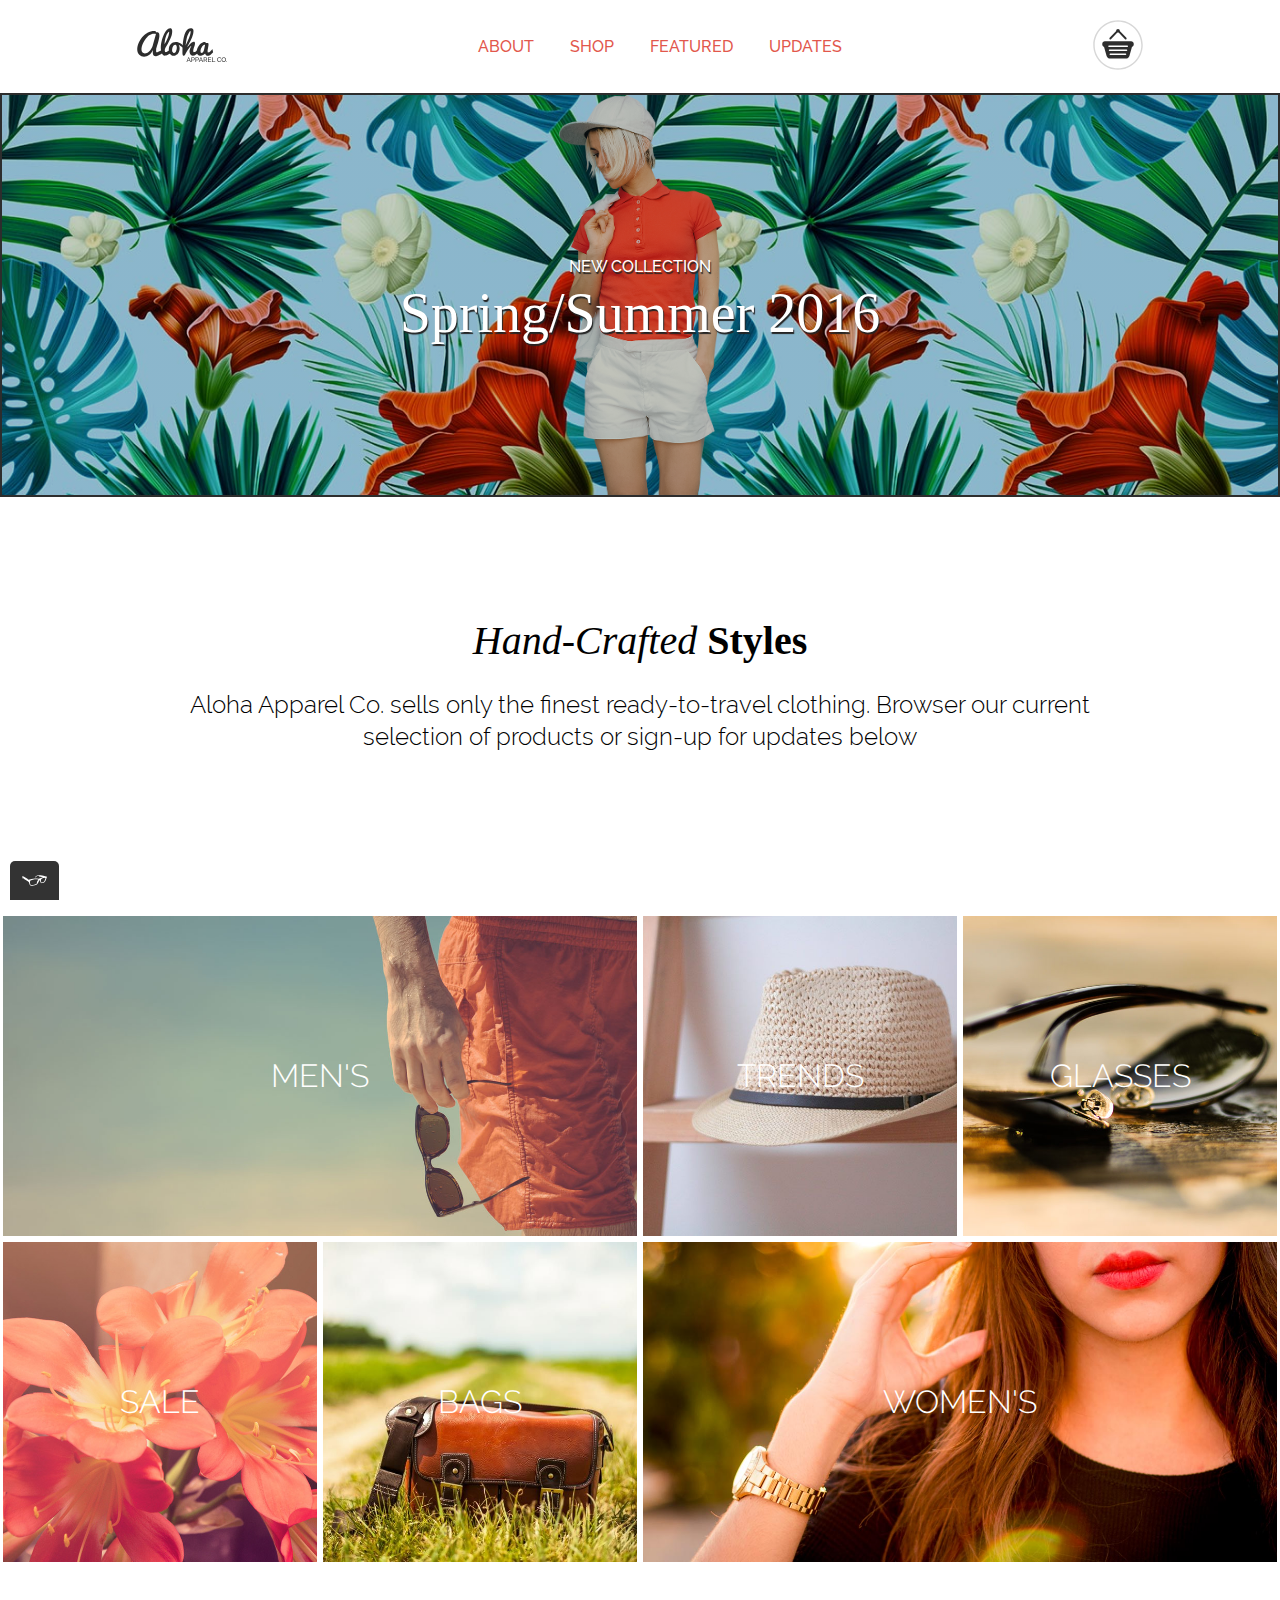
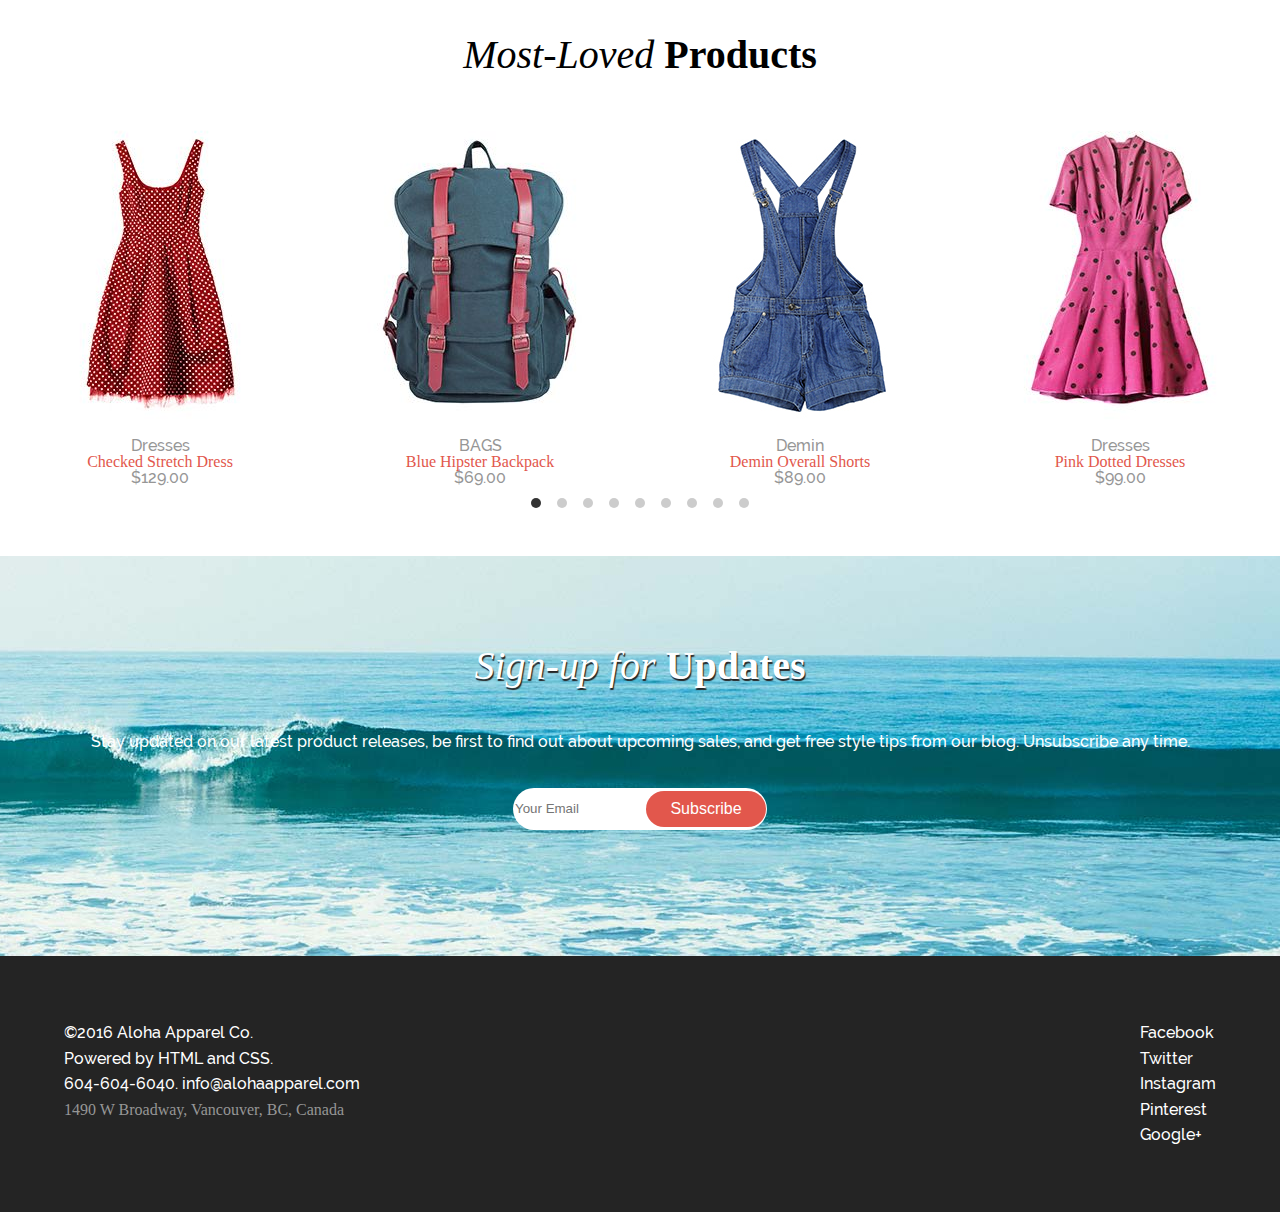
<file: index.html>
<!DOCTYPE html>
<html lang="en">
<head>
    <meta charset="utf-8">
    <meta name="viewport" content="width=device-width, intial-scale=1">
    <!-- <link href="https://fonts.googleapis.com/css?family=Coiny" rel="stylesheet"> -->
    <link rel="stylesheet" href="https://use.fontawesome.com/releases/v5.6.3/css/all.css" integrity="sha384-UHRtZLI+pbxtHCWp1t77Bi1L4ZtiqrqD80Kn4Z8NTSRyMA2Fd33n5dQ8lWUE00s/"
        crossorigin="anonymous">
    <link href="style.css" type="text/css" rel="stylesheet">
    <link rel="stylesheet" href="flickity.css" media="screen">

    <title>Aloha &nbsp; Apparel Co.</title>
</head>

<body class="site-container">
        <a class="screen-reader-text" href="#main">Skip to content</a>
        
    <header class="site-header">
        <div class="logo">
            <img src="images/aloha-logo.svg" alt="aloha-logo">
        </div>
        <nav class="main-navigation">
            <ul>
                <li><a href="#about">ABOUT</a></li>
                <li><a href="#shop">SHOP</a></li>
                <li><a href="#featured">FEATURED</a></li>
                <li><a href="#updates">UPDATES</a></li>
            </ul>
        </nav>
        <div class="cart">
            <img src="images/cart-icon.svg" alt="shopping cart">
        </div>
    </header>

    <section class="banner">
        <h1><span class="banner-collection">NEW COLLECTION</span></h1>
        <h2><span class="seasonal-collection">Spring/Summer 2016</span></h2>
    </section>

    <main id="main" class="site-main" tabindex="-1">
    <section class="about" id="about">
        <h2><span class="italics">Hand-Crafted </span><span class="strong">Styles</span></h2>
        <p>Aloha Apparel Co. sells only the finest ready-to-travel clothing.
            Browser our current selection of products or sign-up for updates below</p>
    </section>
</main>
    <section class="categories" id="shop">
       <div class="mens cat-title">
            <p>Men's</p>
        </div>
        <div class="trends cat-title">
            <p>Trends</p>
        </div>
        <div class= "glasses cat-title">
            <p>Glasses</p>
        </div>
        <div class="sale cat-title">
            <p>Sale</p>
        </div>
        <div class="bags cat-title">
            <p>Bags</p>
        </div>
        <div class="womens cat-title">
            <p>Women's</p>
        </div>

    </section>

    <section class="most-loved-products" id="featured">
        <h2><span class="italics">Most-Loved </span><span class="strong">Products</span></h2>
      <div class="main-carousel">
        <div class="checked-stretch-dress">
            <img src="images/checked-stretch-dress.jpg" alt="checked stretch dress">
            <p>Dresses</span>
            <h3>Checked Stretch Dress</h3>
            <p>$129.00</p>
        </div>
        <div class="blue-hipster-backpack">
            <img src="images/blue-hipster-backpack.jpg" alt="blue backpack">
            <p>BAGS</p>
            <h3>Blue Hipster Backpack</h3>
            <p>$69.00</p>
        </div>
        <div class="demin overall shorts">
            <img src="images/demin-overall-shorts.jpg" alt="denim overall shorts">
            <p>Demin</p>
            <h3>Demin Overall Shorts</h3>
            <p>$89.00</p>
        </div>
        <div class="pink-dotted-dress">
            <img src="images/pink-dotted-dress.jpg" alt="Pink dotted Dress">
            <p>Dresses</p>
            <h3>Pink Dotted Dresses</h3>
            <p>$99.00</p>
        </div>
        <div>
                <img src="images\stretch-knit-dress.jpg" alt="stretch knit dress">
                <p>Dresses</p>
                <h3>Stretch Knit Dress</h3>
                <p>$169.00</p>
        </div>
            
        <div>
                <img src="images\cotton-blue-shirt.jpg" alt="Cotton Blue Shirt">
                <p>Shirts</p>
                <h3>Cotoon Blue Shirt</h3>
                <p>$89.00</p>
        </div>
        <div>
                <img src="images\checked-stretch-dress.jpg" alt="Checked Stretch Dress">
                <p>Dresses</p>
                <h3>Checked Stretch Dress</h3>
                <p>$129.00</p>
        </div>
        <div>
                <img src="images\blue-silk-dress.jpg" alt="Blue Silk Dress">
                <p>Dresses</p>
                <h3>Blue Silk Dress</h3>
                <p>$119.00</p>
        </div>
        <div>
                <img src="images\cotton-yellow-tshirt.jpg" alt="Cotton yellow T-Shirt">
                <p>Shirts</p>
                <h3>Cotton Yellow Y-Shirt</h3>
                <p>$39.00</p>
        </div>
            
        </div>   



    </section>


    <section class="newsletter" id="updates">
        <h2><span class="italics">Sign-up for </span><span class="strong">Updates</span></h2>
        <p>Stay updated on our latest product releases, be first to find out about
            upcoming sales, and get free style tips from our blog. Unsubscribe any time.</p>
        <div class="email-form">
            <form action="" method="get">
                <input text="email_address" name="Email" placeholder="Your Email">
                <button class="submit" type="submit">Subscribe</button>
            </form>
        </div>
    </section>




    <Footer class="site-footer">
        <div class="company-info">
            <p>&copy;2016 Aloha Apparel Co.<br>Powered by HTML and CSS.<br>604-604-6040.
                <a href="mailto:info@alohaapparel.com"></a>info&#64;alohaapparel.com</p>
            <p>1490 W Broadway, Vancouver, BC, Canada</p>
        </div>
        <div class="social-links">
            <ul>
                <li><a href="#facebook"><i class="fab fa-facebook"></i>&nbsp;<span class="social-text">Facebook</span></a></li>
                <li><a href="#twitter"><i class="fab fa-twitter"></i>&nbsp;<span class="social-text">Twitter</span></a></li>
                <li><a href="#instagram"><i class="fab fa-instagram"></i>&nbsp;<span class="social-text">Instagram</span></a></li>
                <li><a href="#pinterest"><i class="fab fa-pinterest"></i>&nbsp;<span class="social-text">Pinterest</span></a></li>
                <li><a href="#google+"><i class="fab fa-google-plus-g"></i>&nbsp;<span class="social-text">Google+</span></a></li>
            </ul>
        </div>
    </Footer>
    <script defer src="jquery-3.3.1.min.js"></script>
    <script defer src="flickity.pkgd.min.js"></script>
    <script async src="tota11y.min.js"></script>
    <script defer src="JavaScript/index.js"></script>
</body>

</html>
</file>
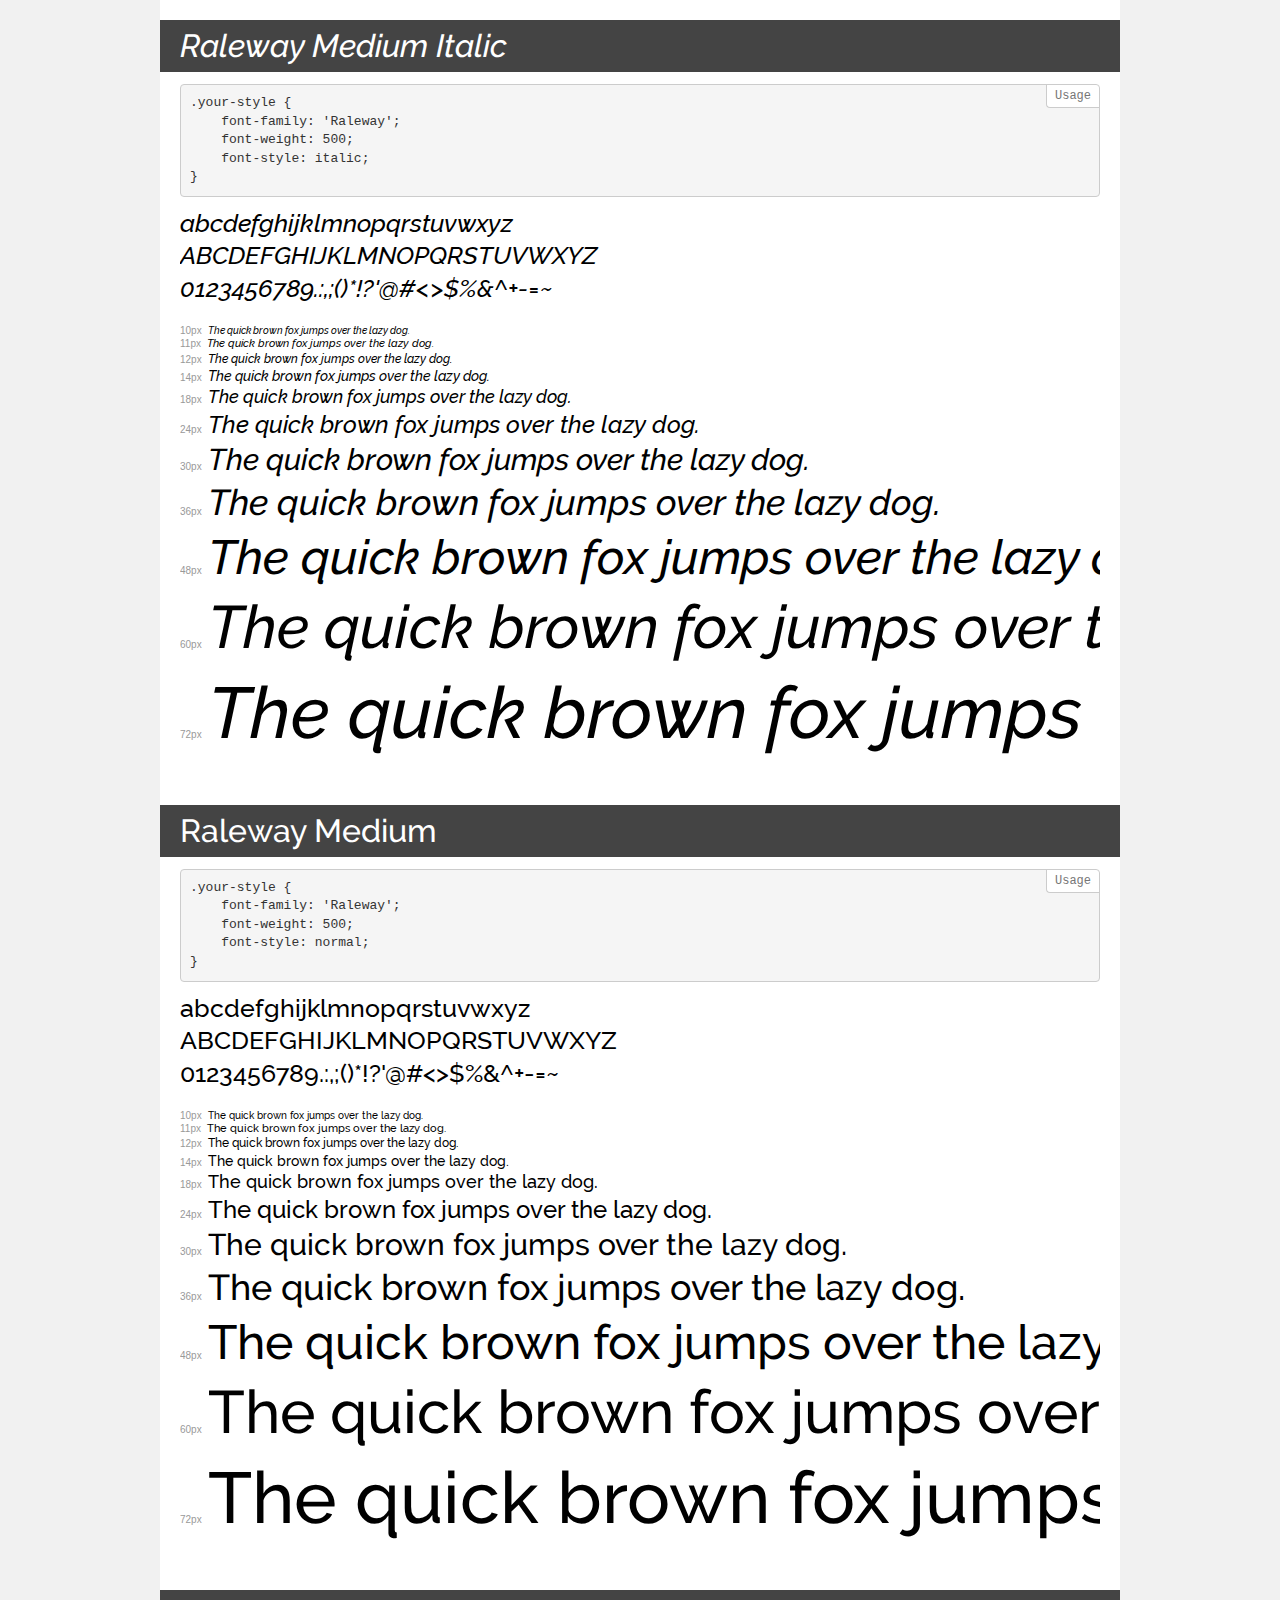
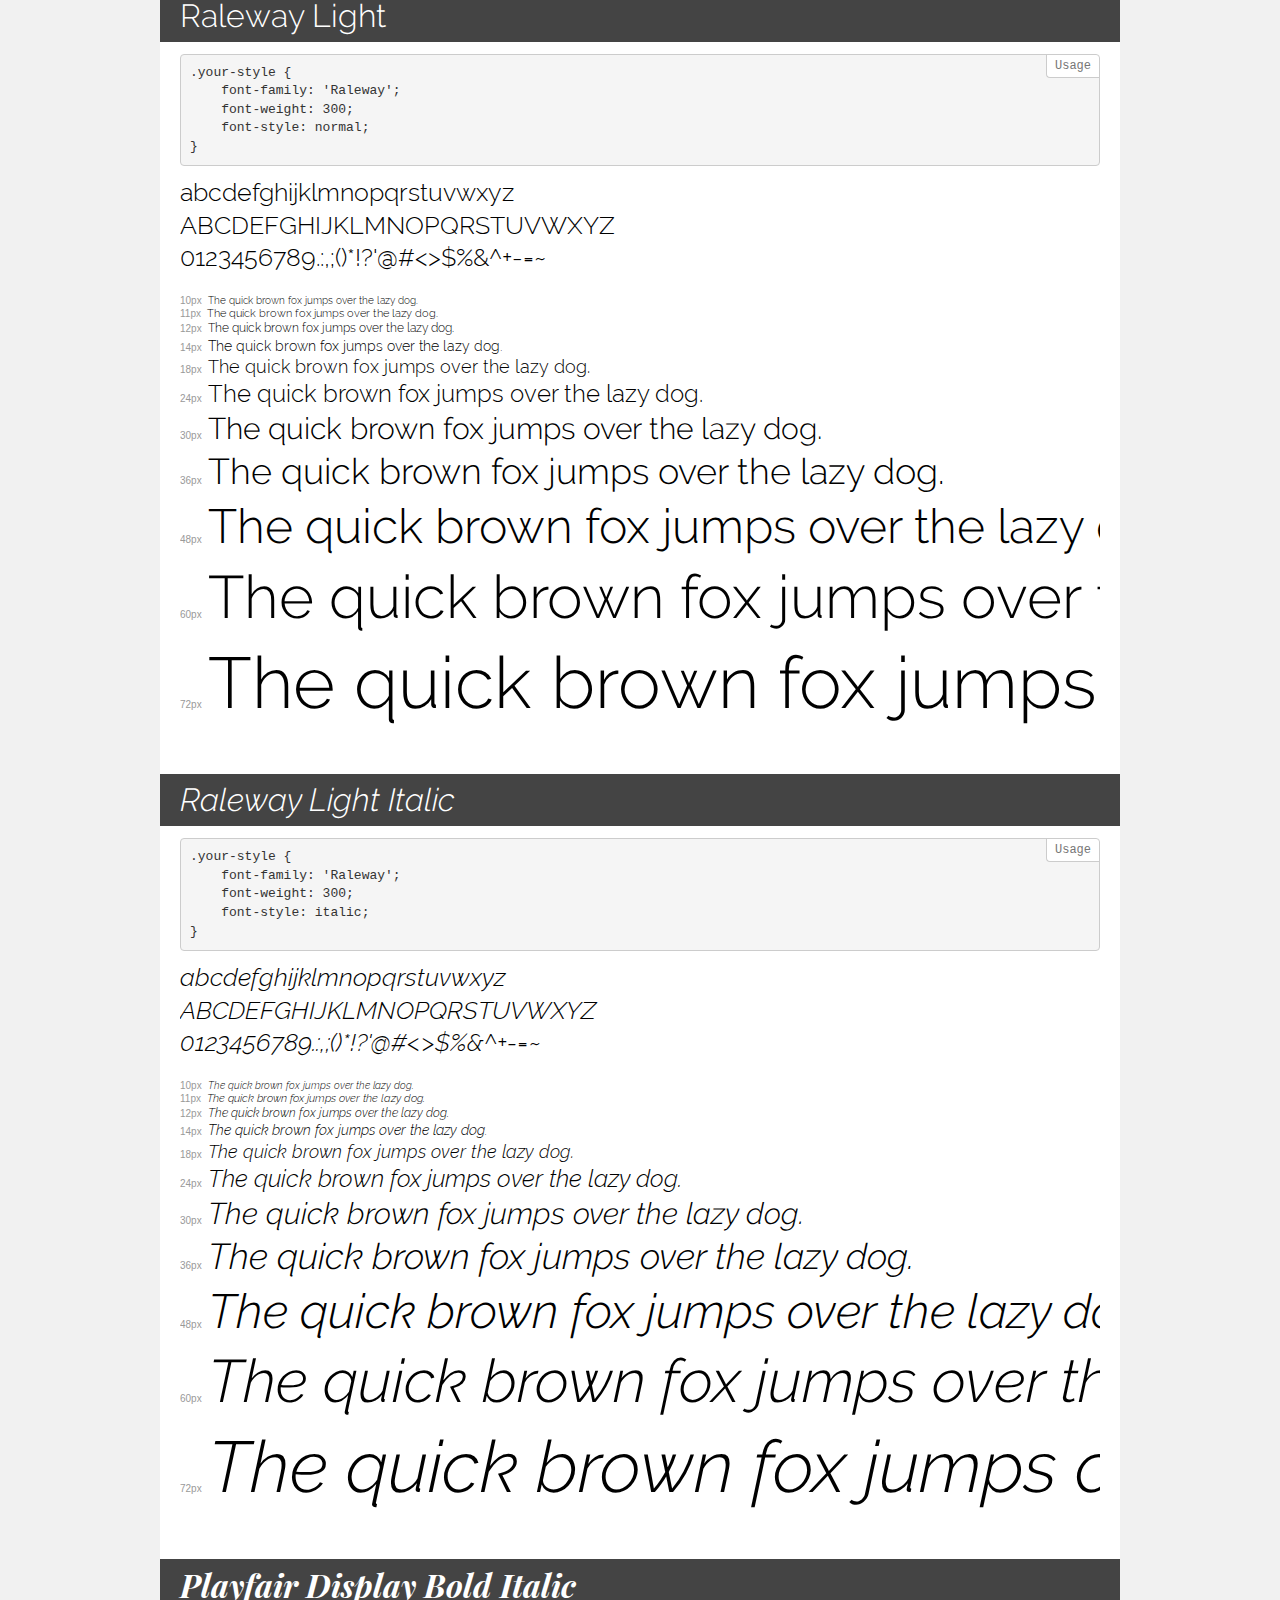
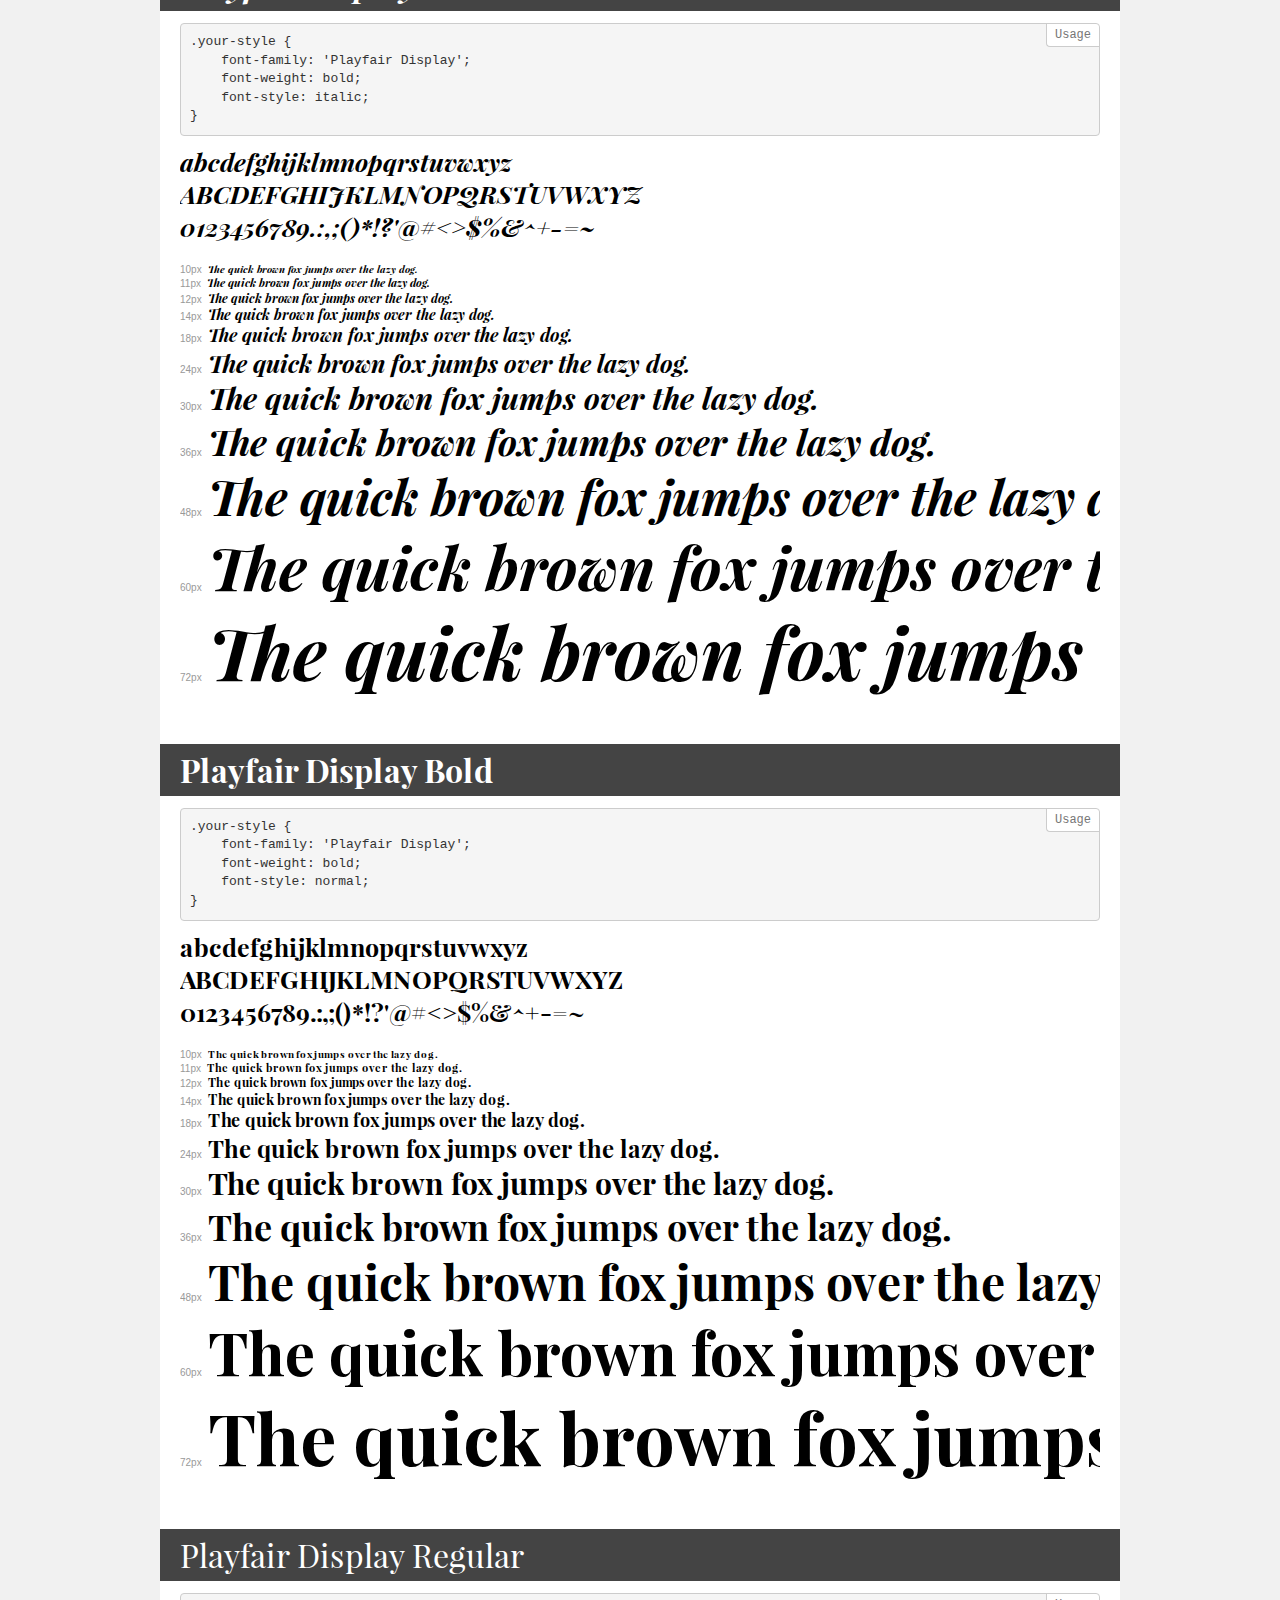
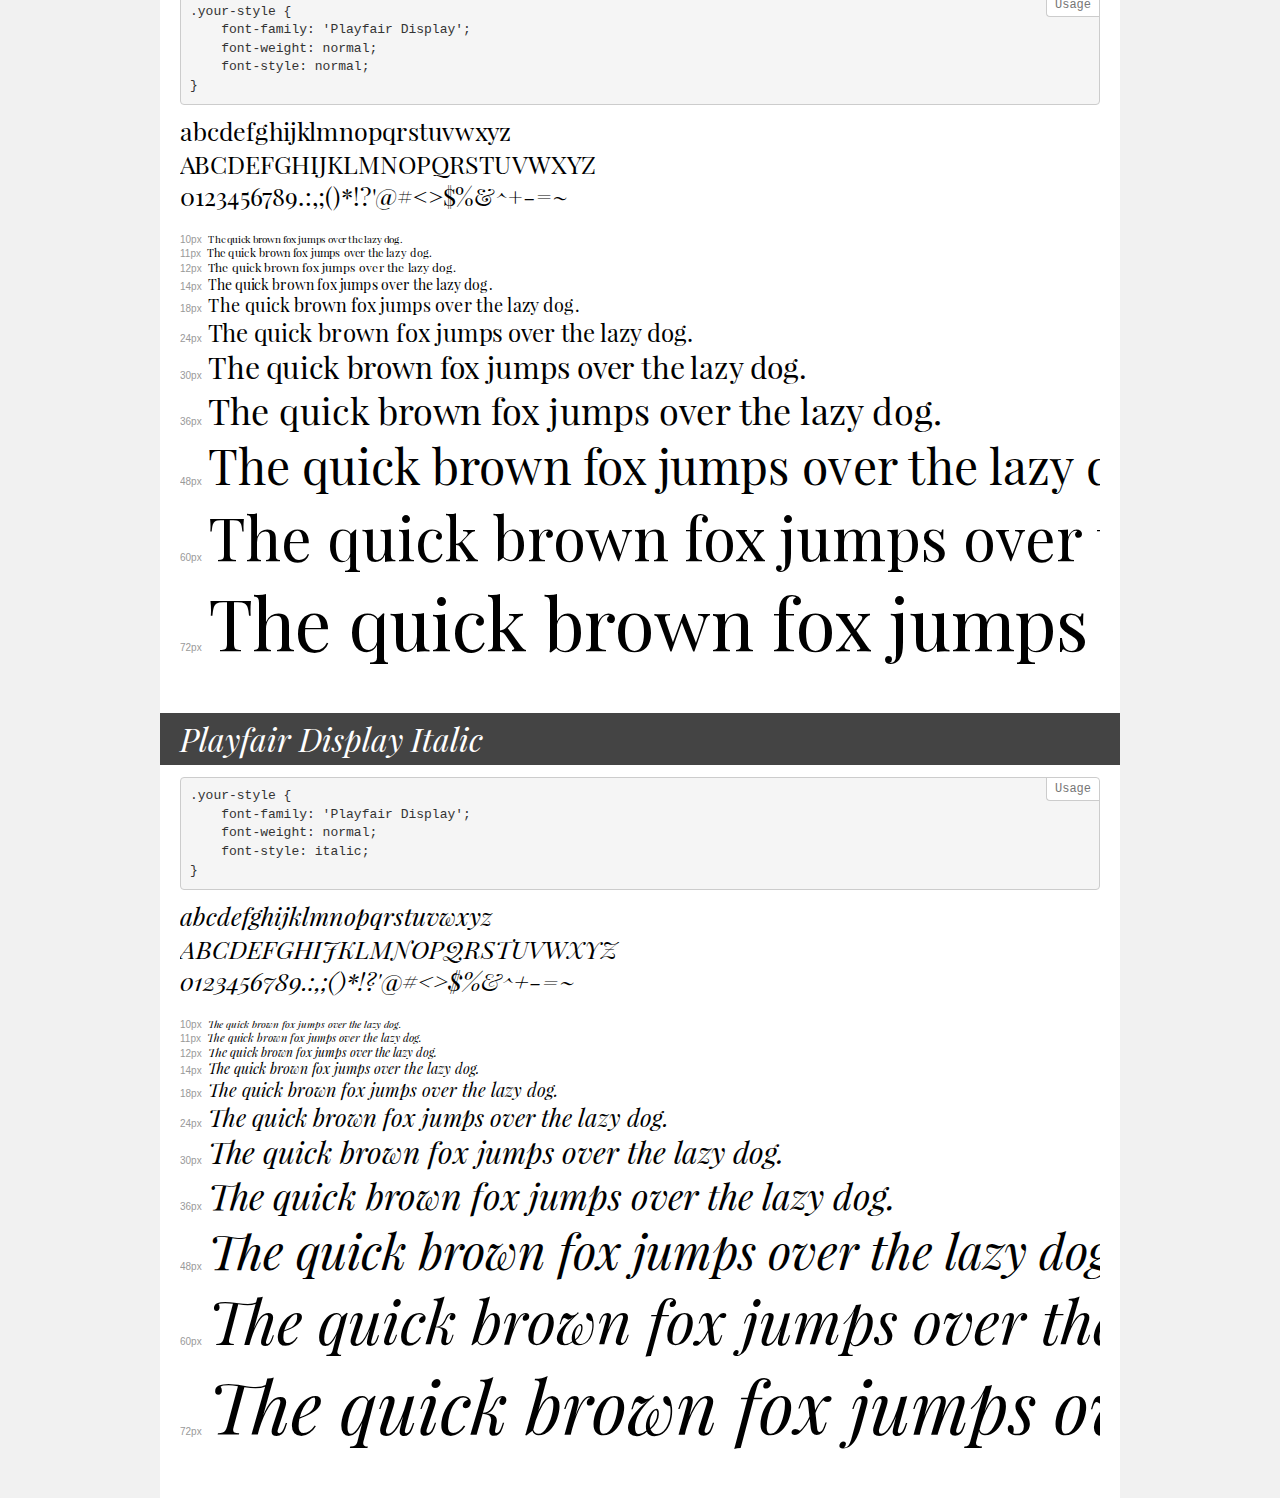
<file: fonts/demo.html>
<!DOCTYPE html>
<html>
<head>
    <meta charset="utf-8">
    <meta http-equiv="X-UA-Compatible" content="IE=edge">
    <meta name="viewport" content="width=device-width, initial-scale=1">
    <meta name="robots" content="noindex, noarchive">
    <meta name="format-detection" content="telephone=no">
    <title>Transfonter demo</title>
    <link href="stylesheet.css" rel="stylesheet">
    <style>
        /*
        http://meyerweb.com/eric/tools/css/reset/
        v2.0 | 20110126
        License: none (public domain)
        */
        html, body, div, span, applet, object, iframe,
        h1, h2, h3, h4, h5, h6, p, blockquote, pre,
        a, abbr, acronym, address, big, cite, code,
        del, dfn, em, img, ins, kbd, q, s, samp,
        small, strike, strong, sub, sup, tt, var,
        b, u, i, center,
        dl, dt, dd, ol, ul, li,
        fieldset, form, label, legend,
        table, caption, tbody, tfoot, thead, tr, th, td,
        article, aside, canvas, details, embed,
        figure, figcaption, footer, header, hgroup,
        menu, nav, output, ruby, section, summary,
        time, mark, audio, video {
            margin: 0;
            padding: 0;
            border: 0;
            font-size: 100%;
            font: inherit;
            vertical-align: baseline;
        }
        /* HTML5 display-role reset for older browsers */
        article, aside, details, figcaption, figure,
        footer, header, hgroup, menu, nav, section {
            display: block;
        }
        body {
            line-height: 1;
        }
        ol, ul {
            list-style: none;
        }
        blockquote, q {
            quotes: none;
        }
        blockquote:before, blockquote:after,
        q:before, q:after {
            content: '';
            content: none;
        }
        table {
            border-collapse: collapse;
            border-spacing: 0;
        }
        /* common styles */
        body {
            background: #f1f1f1;
            color: #000;
        }
        .page {
            background: #fff;
            width: 920px;
            margin: 0 auto;
            padding: 20px 20px 0 20px;
            overflow: hidden;
        }
        .font-container {
            overflow-x: auto;
            overflow-y: hidden;
            margin-bottom: 40px;
            line-height: 1.3;
            white-space: nowrap;
            padding-bottom: 5px;
        }
        h1 {
            position: relative;
            background: #444;
            font-size: 32px;
            color: #fff;
            padding: 10px 20px;
            margin: 0 -20px 12px -20px;
        }
        .letters {
            font-size: 25px;
            margin-bottom: 20px;
        }
        .s10:before {
            content: '10px';
        }
        .s11:before {
            content: '11px';
        }
        .s12:before {
            content: '12px';
        }
        .s14:before {
            content: '14px';
        }
        .s18:before {
            content: '18px';
        }
        .s24:before {
            content: '24px';
        }
        .s30:before {
            content: '30px';
        }
        .s36:before {
            content: '36px';
        }
        .s48:before {
            content: '48px';
        }
        .s60:before {
            content: '60px';
        }
        .s72:before {
            content: '72px';
        }
        .s10:before, .s11:before, .s12:before, .s14:before,
        .s18:before, .s24:before, .s30:before, .s36:before,
        .s48:before, .s60:before, .s72:before {
            font-family: Arial, sans-serif;
            font-size: 10px;
            font-weight: normal;
            font-style: normal;
            color: #999;
            padding-right: 6px;
        }
        pre {
            display: block;
            position: relative;
            padding: 9px;
            margin: 0 0 10px;
            font-family: Monaco, Menlo, Consolas, "Courier New", monospace !important;
            font-size: 13px;
            line-height: 1.428571429;
            color: #333;
            font-weight: normal !important;
            font-style: normal !important;
            background-color: #f5f5f5;
            border: 1px solid #ccc;
            overflow-x: auto;
            border-radius: 4px;
        }
        pre:after {
            display: block;
            position: absolute;
            right: 0;
            top: 0;
            content: 'Usage';
            line-height: 1;
            padding: 5px 8px;
            font-size: 12px;
            color: #767676;
            background-color: #fff;
            border: 1px solid #ccc;
            border-right: none;
            border-top: none;
            border-radius: 0 4px 0 4px;
            z-index: 10;
        }
        /* responsive */
        @media (max-width: 959px) {
            .page {
                width: auto;
                margin: 0;
            }
        }
    </style>
</head>
<body>
<div class="page">
    <div class="demo" style="font-family: 'Raleway'; font-weight: 500; font-style: italic;">
        <h1>Raleway Medium Italic</h1>
        <pre>.your-style {
    font-family: 'Raleway';
    font-weight: 500;
    font-style: italic;
}</pre>
        <div class="font-container">
            <p class="letters">
                abcdefghijklmnopqrstuvwxyz<br>
ABCDEFGHIJKLMNOPQRSTUVWXYZ<br>
                0123456789.:,;()*!?'@#<>$%&^+-=~
            </p>
            <p class="s10" style="font-size: 10px;">The quick brown fox jumps over the lazy dog.</p>
            <p class="s11" style="font-size: 11px;">The quick brown fox jumps over the lazy dog.</p>
            <p class="s12" style="font-size: 12px;">The quick brown fox jumps over the lazy dog.</p>
            <p class="s14" style="font-size: 14px;">The quick brown fox jumps over the lazy dog.</p>
            <p class="s18" style="font-size: 18px;">The quick brown fox jumps over the lazy dog.</p>
            <p class="s24" style="font-size: 24px;">The quick brown fox jumps over the lazy dog.</p>
            <p class="s30" style="font-size: 30px;">The quick brown fox jumps over the lazy dog.</p>
            <p class="s36" style="font-size: 36px;">The quick brown fox jumps over the lazy dog.</p>
            <p class="s48" style="font-size: 48px;">The quick brown fox jumps over the lazy dog.</p>
            <p class="s60" style="font-size: 60px;">The quick brown fox jumps over the lazy dog.</p>
            <p class="s72" style="font-size: 72px;">The quick brown fox jumps over the lazy dog.</p>
        </div>
    </div>
    <div class="demo" style="font-family: 'Raleway'; font-weight: 500; font-style: normal;">
        <h1>Raleway Medium</h1>
        <pre>.your-style {
    font-family: 'Raleway';
    font-weight: 500;
    font-style: normal;
}</pre>
        <div class="font-container">
            <p class="letters">
                abcdefghijklmnopqrstuvwxyz<br>
ABCDEFGHIJKLMNOPQRSTUVWXYZ<br>
                0123456789.:,;()*!?'@#<>$%&^+-=~
            </p>
            <p class="s10" style="font-size: 10px;">The quick brown fox jumps over the lazy dog.</p>
            <p class="s11" style="font-size: 11px;">The quick brown fox jumps over the lazy dog.</p>
            <p class="s12" style="font-size: 12px;">The quick brown fox jumps over the lazy dog.</p>
            <p class="s14" style="font-size: 14px;">The quick brown fox jumps over the lazy dog.</p>
            <p class="s18" style="font-size: 18px;">The quick brown fox jumps over the lazy dog.</p>
            <p class="s24" style="font-size: 24px;">The quick brown fox jumps over the lazy dog.</p>
            <p class="s30" style="font-size: 30px;">The quick brown fox jumps over the lazy dog.</p>
            <p class="s36" style="font-size: 36px;">The quick brown fox jumps over the lazy dog.</p>
            <p class="s48" style="font-size: 48px;">The quick brown fox jumps over the lazy dog.</p>
            <p class="s60" style="font-size: 60px;">The quick brown fox jumps over the lazy dog.</p>
            <p class="s72" style="font-size: 72px;">The quick brown fox jumps over the lazy dog.</p>
        </div>
    </div>
    <div class="demo" style="font-family: 'Raleway'; font-weight: 300; font-style: normal;">
        <h1>Raleway Light</h1>
        <pre>.your-style {
    font-family: 'Raleway';
    font-weight: 300;
    font-style: normal;
}</pre>
        <div class="font-container">
            <p class="letters">
                abcdefghijklmnopqrstuvwxyz<br>
ABCDEFGHIJKLMNOPQRSTUVWXYZ<br>
                0123456789.:,;()*!?'@#<>$%&^+-=~
            </p>
            <p class="s10" style="font-size: 10px;">The quick brown fox jumps over the lazy dog.</p>
            <p class="s11" style="font-size: 11px;">The quick brown fox jumps over the lazy dog.</p>
            <p class="s12" style="font-size: 12px;">The quick brown fox jumps over the lazy dog.</p>
            <p class="s14" style="font-size: 14px;">The quick brown fox jumps over the lazy dog.</p>
            <p class="s18" style="font-size: 18px;">The quick brown fox jumps over the lazy dog.</p>
            <p class="s24" style="font-size: 24px;">The quick brown fox jumps over the lazy dog.</p>
            <p class="s30" style="font-size: 30px;">The quick brown fox jumps over the lazy dog.</p>
            <p class="s36" style="font-size: 36px;">The quick brown fox jumps over the lazy dog.</p>
            <p class="s48" style="font-size: 48px;">The quick brown fox jumps over the lazy dog.</p>
            <p class="s60" style="font-size: 60px;">The quick brown fox jumps over the lazy dog.</p>
            <p class="s72" style="font-size: 72px;">The quick brown fox jumps over the lazy dog.</p>
        </div>
    </div>
    <div class="demo" style="font-family: 'Raleway'; font-weight: 300; font-style: italic;">
        <h1>Raleway Light Italic</h1>
        <pre>.your-style {
    font-family: 'Raleway';
    font-weight: 300;
    font-style: italic;
}</pre>
        <div class="font-container">
            <p class="letters">
                abcdefghijklmnopqrstuvwxyz<br>
ABCDEFGHIJKLMNOPQRSTUVWXYZ<br>
                0123456789.:,;()*!?'@#<>$%&^+-=~
            </p>
            <p class="s10" style="font-size: 10px;">The quick brown fox jumps over the lazy dog.</p>
            <p class="s11" style="font-size: 11px;">The quick brown fox jumps over the lazy dog.</p>
            <p class="s12" style="font-size: 12px;">The quick brown fox jumps over the lazy dog.</p>
            <p class="s14" style="font-size: 14px;">The quick brown fox jumps over the lazy dog.</p>
            <p class="s18" style="font-size: 18px;">The quick brown fox jumps over the lazy dog.</p>
            <p class="s24" style="font-size: 24px;">The quick brown fox jumps over the lazy dog.</p>
            <p class="s30" style="font-size: 30px;">The quick brown fox jumps over the lazy dog.</p>
            <p class="s36" style="font-size: 36px;">The quick brown fox jumps over the lazy dog.</p>
            <p class="s48" style="font-size: 48px;">The quick brown fox jumps over the lazy dog.</p>
            <p class="s60" style="font-size: 60px;">The quick brown fox jumps over the lazy dog.</p>
            <p class="s72" style="font-size: 72px;">The quick brown fox jumps over the lazy dog.</p>
        </div>
    </div>
    <div class="demo" style="font-family: 'Playfair Display'; font-weight: bold; font-style: italic;">
        <h1>Playfair Display Bold Italic</h1>
        <pre>.your-style {
    font-family: 'Playfair Display';
    font-weight: bold;
    font-style: italic;
}</pre>
        <div class="font-container">
            <p class="letters">
                abcdefghijklmnopqrstuvwxyz<br>
ABCDEFGHIJKLMNOPQRSTUVWXYZ<br>
                0123456789.:,;()*!?'@#<>$%&^+-=~
            </p>
            <p class="s10" style="font-size: 10px;">The quick brown fox jumps over the lazy dog.</p>
            <p class="s11" style="font-size: 11px;">The quick brown fox jumps over the lazy dog.</p>
            <p class="s12" style="font-size: 12px;">The quick brown fox jumps over the lazy dog.</p>
            <p class="s14" style="font-size: 14px;">The quick brown fox jumps over the lazy dog.</p>
            <p class="s18" style="font-size: 18px;">The quick brown fox jumps over the lazy dog.</p>
            <p class="s24" style="font-size: 24px;">The quick brown fox jumps over the lazy dog.</p>
            <p class="s30" style="font-size: 30px;">The quick brown fox jumps over the lazy dog.</p>
            <p class="s36" style="font-size: 36px;">The quick brown fox jumps over the lazy dog.</p>
            <p class="s48" style="font-size: 48px;">The quick brown fox jumps over the lazy dog.</p>
            <p class="s60" style="font-size: 60px;">The quick brown fox jumps over the lazy dog.</p>
            <p class="s72" style="font-size: 72px;">The quick brown fox jumps over the lazy dog.</p>
        </div>
    </div>
    <div class="demo" style="font-family: 'Playfair Display'; font-weight: bold; font-style: normal;">
        <h1>Playfair Display Bold</h1>
        <pre>.your-style {
    font-family: 'Playfair Display';
    font-weight: bold;
    font-style: normal;
}</pre>
        <div class="font-container">
            <p class="letters">
                abcdefghijklmnopqrstuvwxyz<br>
ABCDEFGHIJKLMNOPQRSTUVWXYZ<br>
                0123456789.:,;()*!?'@#<>$%&^+-=~
            </p>
            <p class="s10" style="font-size: 10px;">The quick brown fox jumps over the lazy dog.</p>
            <p class="s11" style="font-size: 11px;">The quick brown fox jumps over the lazy dog.</p>
            <p class="s12" style="font-size: 12px;">The quick brown fox jumps over the lazy dog.</p>
            <p class="s14" style="font-size: 14px;">The quick brown fox jumps over the lazy dog.</p>
            <p class="s18" style="font-size: 18px;">The quick brown fox jumps over the lazy dog.</p>
            <p class="s24" style="font-size: 24px;">The quick brown fox jumps over the lazy dog.</p>
            <p class="s30" style="font-size: 30px;">The quick brown fox jumps over the lazy dog.</p>
            <p class="s36" style="font-size: 36px;">The quick brown fox jumps over the lazy dog.</p>
            <p class="s48" style="font-size: 48px;">The quick brown fox jumps over the lazy dog.</p>
            <p class="s60" style="font-size: 60px;">The quick brown fox jumps over the lazy dog.</p>
            <p class="s72" style="font-size: 72px;">The quick brown fox jumps over the lazy dog.</p>
        </div>
    </div>
    <div class="demo" style="font-family: 'Playfair Display'; font-weight: normal; font-style: normal;">
        <h1>Playfair Display Regular</h1>
        <pre>.your-style {
    font-family: 'Playfair Display';
    font-weight: normal;
    font-style: normal;
}</pre>
        <div class="font-container">
            <p class="letters">
                abcdefghijklmnopqrstuvwxyz<br>
ABCDEFGHIJKLMNOPQRSTUVWXYZ<br>
                0123456789.:,;()*!?'@#<>$%&^+-=~
            </p>
            <p class="s10" style="font-size: 10px;">The quick brown fox jumps over the lazy dog.</p>
            <p class="s11" style="font-size: 11px;">The quick brown fox jumps over the lazy dog.</p>
            <p class="s12" style="font-size: 12px;">The quick brown fox jumps over the lazy dog.</p>
            <p class="s14" style="font-size: 14px;">The quick brown fox jumps over the lazy dog.</p>
            <p class="s18" style="font-size: 18px;">The quick brown fox jumps over the lazy dog.</p>
            <p class="s24" style="font-size: 24px;">The quick brown fox jumps over the lazy dog.</p>
            <p class="s30" style="font-size: 30px;">The quick brown fox jumps over the lazy dog.</p>
            <p class="s36" style="font-size: 36px;">The quick brown fox jumps over the lazy dog.</p>
            <p class="s48" style="font-size: 48px;">The quick brown fox jumps over the lazy dog.</p>
            <p class="s60" style="font-size: 60px;">The quick brown fox jumps over the lazy dog.</p>
            <p class="s72" style="font-size: 72px;">The quick brown fox jumps over the lazy dog.</p>
        </div>
    </div>
    <div class="demo" style="font-family: 'Playfair Display'; font-weight: normal; font-style: italic;">
        <h1>Playfair Display Italic</h1>
        <pre>.your-style {
    font-family: 'Playfair Display';
    font-weight: normal;
    font-style: italic;
}</pre>
        <div class="font-container">
            <p class="letters">
                abcdefghijklmnopqrstuvwxyz<br>
ABCDEFGHIJKLMNOPQRSTUVWXYZ<br>
                0123456789.:,;()*!?'@#<>$%&^+-=~
            </p>
            <p class="s10" style="font-size: 10px;">The quick brown fox jumps over the lazy dog.</p>
            <p class="s11" style="font-size: 11px;">The quick brown fox jumps over the lazy dog.</p>
            <p class="s12" style="font-size: 12px;">The quick brown fox jumps over the lazy dog.</p>
            <p class="s14" style="font-size: 14px;">The quick brown fox jumps over the lazy dog.</p>
            <p class="s18" style="font-size: 18px;">The quick brown fox jumps over the lazy dog.</p>
            <p class="s24" style="font-size: 24px;">The quick brown fox jumps over the lazy dog.</p>
            <p class="s30" style="font-size: 30px;">The quick brown fox jumps over the lazy dog.</p>
            <p class="s36" style="font-size: 36px;">The quick brown fox jumps over the lazy dog.</p>
            <p class="s48" style="font-size: 48px;">The quick brown fox jumps over the lazy dog.</p>
            <p class="s60" style="font-size: 60px;">The quick brown fox jumps over the lazy dog.</p>
            <p class="s72" style="font-size: 72px;">The quick brown fox jumps over the lazy dog.</p>
        </div>
    </div>
</div>
</body>
</html>
</file>
<file: fonts/stylesheet.css>
@font-face {
    font-family: 'Raleway';
    src: url('Raleway-MediumItalic.eot');
    src: url('Raleway-MediumItalic.eot?#iefix') format('embedded-opentype'),
        url('Raleway-MediumItalic.woff2') format('woff2'),
        url('Raleway-MediumItalic.woff') format('woff'),
        url('Raleway-MediumItalic.ttf') format('truetype'),
        url('Raleway-MediumItalic.svg#Raleway-MediumItalic') format('svg');
    font-weight: 500;
    font-style: italic;
}

@font-face {
    font-family: 'Raleway';
    src: url('Raleway-Medium.eot');
    src: url('Raleway-Medium.eot?#iefix') format('embedded-opentype'),
        url('Raleway-Medium.woff2') format('woff2'),
        url('Raleway-Medium.woff') format('woff'),
        url('Raleway-Medium.ttf') format('truetype'),
        url('Raleway-Medium.svg#Raleway-Medium') format('svg');
    font-weight: 500;
    font-style: normal;
}

@font-face {
    font-family: 'Raleway';
    src: url('Raleway-Light.eot');
    src: url('Raleway-Light.eot?#iefix') format('embedded-opentype'),
        url('Raleway-Light.woff2') format('woff2'),
        url('Raleway-Light.woff') format('woff'),
        url('Raleway-Light.ttf') format('truetype'),
        url('Raleway-Light.svg#Raleway-Light') format('svg');
    font-weight: 300;
    font-style: normal;
}

@font-face {
    font-family: 'Raleway';
    src: url('Raleway-LightItalic.eot');
    src: url('Raleway-LightItalic.eot?#iefix') format('embedded-opentype'),
        url('Raleway-LightItalic.woff2') format('woff2'),
        url('Raleway-LightItalic.woff') format('woff'),
        url('Raleway-LightItalic.ttf') format('truetype'),
        url('Raleway-LightItalic.svg#Raleway-LightItalic') format('svg');
    font-weight: 300;
    font-style: italic;
}

@font-face {
    font-family: 'Playfair Display';
    src: url('PlayfairDisplay-BoldItalic.eot');
    src: url('PlayfairDisplay-BoldItalic.eot?#iefix') format('embedded-opentype'),
        url('PlayfairDisplay-BoldItalic.woff2') format('woff2'),
        url('PlayfairDisplay-BoldItalic.woff') format('woff'),
        url('PlayfairDisplay-BoldItalic.ttf') format('truetype'),
        url('PlayfairDisplay-BoldItalic.svg#PlayfairDisplay-BoldItalic') format('svg');
    font-weight: bold;
    font-style: italic;
}

@font-face {
    font-family: 'Playfair Display';
    src: url('PlayfairDisplay-Bold.eot');
    src: url('PlayfairDisplay-Bold.eot?#iefix') format('embedded-opentype'),
        url('PlayfairDisplay-Bold.woff2') format('woff2'),
        url('PlayfairDisplay-Bold.woff') format('woff'),
        url('PlayfairDisplay-Bold.ttf') format('truetype'),
        url('PlayfairDisplay-Bold.svg#PlayfairDisplay-Bold') format('svg');
    font-weight: bold;
    font-style: normal;
}

@font-face {
    font-family: 'Playfair Display';
    src: url('PlayfairDisplay-Regular.eot');
    src: url('PlayfairDisplay-Regular.eot?#iefix') format('embedded-opentype'),
        url('PlayfairDisplay-Regular.woff2') format('woff2'),
        url('PlayfairDisplay-Regular.woff') format('woff'),
        url('PlayfairDisplay-Regular.ttf') format('truetype'),
        url('PlayfairDisplay-Regular.svg#PlayfairDisplay-Regular') format('svg');
    font-weight: normal;
    font-style: normal;
}

@font-face {
    font-family: 'Playfair Display';
    src: url('PlayfairDisplay-Italic.eot');
    src: url('PlayfairDisplay-Italic.eot?#iefix') format('embedded-opentype'),
        url('PlayfairDisplay-Italic.woff2') format('woff2'),
        url('PlayfairDisplay-Italic.woff') format('woff'),
        url('PlayfairDisplay-Italic.ttf') format('truetype'),
        url('PlayfairDisplay-Italic.svg#PlayfairDisplay-Italic') format('svg');
    font-weight: normal;
    font-style: italic;
}
</file>
<file: style.css>
/* CSS RESET */
html,
body,
div,
span,
applet,
object,
iframe,
h1,
h2,
h3,
h4,
h5,
h6,
p,
blockquote,
pre,
a,
abbr,
acronym,
address,
big,
cite,
code,
del,
dfn,
em,
img,
ins,
kbd,
q,
s,
samp,
small,
strike,
strong,
sub,
sup,
tt,
var,
b,
u,
i,
center,
dl,
dt,
dd,
ol,
ul,
li,
fieldset,
form,
label,
legend,
table,
caption,
tbody,
tfoot,
thead,
tr,
th,
td,
article,
aside,
canvas,
details,
embed,
figure,
figcaption,
footer,
header,
hgroup,
menu,
nav,
output,
ruby,
section,
summary,
time,
mark,
audio,
video {
  margin: 0;
  padding: 0;
  border: 0;
  font-size: 100%;
  font: inherit;
  vertical-align: baseline;
}
/* HTML5 display-role reset for older browsers */
article,
aside,
details,
figcaption,
figure,
footer,
header,
hgroup,
menu,
nav,
section {
  display: block;
}
body {
  line-height: 1;
}
ol,
ul {
  list-style: none;
}
blockquote,
q {
  quotes: none;
}
blockquote:before,
blockquote:after,
q:before,
q:after {
  content: ‘’;
  content: none;
}
table {
  border-collapse: collapse;
  border-spacing: 0;
}

/* ----------- start of     FONTS    ---------- */
@font-face {
  font-family: "Raleway";
  src: url("fonts/Raleway-MediumItalic.eot");
  src: url("fonts/Raleway-MediumItalic.eot?#iefix") format("embedded-opentype"),
    url("fonts/Raleway-MediumItalic.woff2") format("woff2"),
    url("fonts/Raleway-MediumItalic.woff") format("woff"),
    url("fonts/Raleway-MediumItalic.ttf") format("truetype"),
    url("fonts/Raleway-MediumItalic.svg#Raleway-MediumItalic") format("svg");
  font-weight: 500;
  font-style: italic;
}

@font-face {
  font-family: "Raleway";
  src: url("fonts/Raleway-Medium.eot");
  src: url("fonts/Raleway-Medium.eot?#iefix") format("embedded-opentype"),
    url("fonts/Raleway-Medium.woff2") format("woff2"),
    url("fonts/Raleway-Medium.woff") format("woff"),
    url("fonts/Raleway-Medium.ttf") format("truetype"),
    url("fonts/Raleway-Medium.svg#Raleway-Medium") format("svg");
  font-weight: 500;
  font-style: normal;
}

@font-face {
  font-family: "Raleway";
  src: url("fonts/Raleway-Light.eot");
  src: url("fonts/Raleway-Light.eot?#iefix") format("embedded-opentype"),
    url("fonts/Raleway-Light.woff2") format("woff2"),
    url("fonts/Raleway-Light.woff") format("woff"),
    url("fonts/Raleway-Light.ttf") format("truetype"),
    url("fonts/Raleway-Light.svg#Raleway-Light") format("svg");
  font-weight: 300;
  font-style: normal;
}

@font-face {
  font-family: "Raleway";
  src: url("fonts/Raleway-LightItalic.eot");
  src: url("fonts/Raleway-LightItalic.eot?#iefix") format("embedded-opentype"),
    url("fonts/Raleway-LightItalic.woff2") format("woff2"),
    url("fonts/Raleway-LightItalic.woff") format("woff"),
    url("fonts/Raleway-LightItalic.ttf") format("truetype"),
    url("fonts/Raleway-LightItalic.svg#Raleway-LightItalic") format("svg");
  font-weight: 300;
  font-style: italic;
}

@font-face {
  font-family: "Playfair Display";
  src: url("fonts/PlayfairDisplay-BoldItalic.eot");
  src: url("fonts/PlayfairDisplay-BoldItalic.eot?#iefix")
      format("embedded-opentype"),
    url("fonts/PlayfairDisplay-BoldItalic.woff2") format("woff2"),
    url("fonts/PlayfairDisplay-BoldItalic.woff") format("woff"),
    url("fonts/PlayfairDisplay-BoldItalic.ttf") format("truetype"),
    url("fonts/PlayfairDisplay-BoldItalic.svg#PlayfairDisplay-BoldItalic")
      format("svg");
  font-weight: bold;
  font-style: italic;
}

@font-face {
  font-family: "Playfair Display";
  src: url("fonts/PlayfairDisplay-Bold.eot");
  src: url("fonts/PlayfairDisplay-Bold.eot?#iefix") format("embedded-opentype"),
    url("fonts/PlayfairDisplay-Bold.woff2") format("woff2"),
    url("fonts/PlayfairDisplay-Bold.woff") format("woff"),
    url("fonts/PlayfairDisplay-Bold.ttf") format("truetype"),
    url("fonts/PlayfairDisplay-Bold.svg#PlayfairDisplay-Bold") format("svg");
  font-weight: bold;
  font-style: normal;
}

@font-face {
  font-family: "Playfair Display";
  src: url("fonts/PlayfairDisplay-Regular.eot");
  src: url("fonts/PlayfairDisplay-Regular.eot?#iefix")
      format("embedded-opentype"),
    url("fonts/PlayfairDisplay-Regular.woff2") format("woff2"),
    url("fonts/PlayfairDisplay-Regular.woff") format("woff"),
    url("fonts/PlayfairDisplay-Regular.ttf") format("truetype"),
    url("fonts/PlayfairDisplay-Regular.svg#PlayfairDisplay-Regular")
      format("svg");
  font-weight: normal;
  font-style: normal;
}

@font-face {
  font-family: "Playfair Display";
  src: url("fonts/PlayfairDisplay-Italic.eot");
  src: url("fonts/PlayfairDisplay-Italic.eot?#iefix")
      format("embedded-opentype"),
    url("fonts/PlayfairDisplay-Italic.woff2") format("woff2"),
    url("fonts/PlayfairDisplay-Italic.woff") format("woff"),
    url("fonts/PlayfairDisplay-Italic.ttf") format("truetype"),
    url("fonts/PlayfairDisplay-Italic.svg#PlayfairDisplay-Italic") format("svg");
  font-weight: normal;
  font-style: italic;
}
/*----- END OF FONTS  ------------------------------------
------------------------------------------------------------------------
=---------------------------------------------------------------------- */

.screen-reader-text {
  /* clip: rect(1px, 1px, 1px, 1px); */
  position: absolute !important;
  height: 1px;
  width: 1px;
  overflow: hidden;
}
.screen-reader-text:focus {
  /* clip: auto !important; */
  display: block;
  height: auto;
  left: 5px;
  top: 5px;
  width: auto;
  z-index: 100000; /* above all content*/
}

h2 {
  font-family: "PlayfairDisplay", serif;
  font-size: 30pt;
  justify-content: center;
}

a {
  text-decoration: none;
}

.italics {
  font-style: italic;
  font-family: "";
}

.strong {
  font-weight: bold;
}

p,
li,
h1 {
  font-family: "Raleway", sans-serif;
}

/* ---------------------HEADER --------------------*/

.site-header {
  align-items: center;
  box-sizing: border-box;
  flex-direction: row;
  display: flex;
  justify-content: space-around;
  margin: 5px;
  padding: 15px;
}

.logo img {
  align-self: flex-start;
  max-width: 90px;
}

.cart img {
  align-self: flex-end;
  max-width: 50px;
}

.main-navigation a {
  color: #e2574c;
}

.site-header li {
  align-items: center;
  display: inline-block;
  padding: 1em;
  justify-content: center;
}

.site-header a:hover {
  color: #b64036;
}

/* ------- BANNER ----- */

.banner {
  align-items: center;
  background: linear-gradient(rgba(0, 0, 0, 0.2), rgba(0, 0, 0, 0.2)),
  center/ contain no-repeat url("images/banner-girl.png"),
  center / cover no-repeat url("images/flower-bkgd.jpg");
  color: white;
  border: solid #2d2d2d 2px;
  display: flex;
  flex-direction: column;
  height: 400px;
  justify-content: center;
  overflow: hidden;
}

.banner-collection {
  line-height: 2.3;
  text-align: center;
  text-shadow:1px 2px 1px #242424;

}

.seasonal-collection {
  font-size: 56px;
  font-family: "Raleway-Light";
  text-shadow:1px 2px 1px #242424;

}

/*------ ABOUT ----- */

.about {
  line-height: 200%;
  padding: 10%;
  text-align: center;
}

.about p {
  font-size: 1.5rem;
  font-family: "Raleway";
  font-weight: 300;
  margin: 1rem;
  padding: 1rem;
}

/* ------- Categories */

.categories {
  display: flex;
  flex-wrap: wrap;
}

.categories div {
  box-sizing: border-box;
  padding-top: 25%;
  position: relative;
}

.categories p {
  justify-content: center;
  color: #fff;
  font-size: 32px;
  font-weight: 350;
  text-transform: uppercase;
  align-items: baseline;
  position: absolute;
  top: 50%;
  left: 50%;
  transform: translate(-50%, -50%);
}
.categories p:hover {
  color: #b64036;
}

.mens {
  background-image: url("images/mens-category.jpg");
  background-repeat: no-repeat;
  background-size: cover, cover;
  background-position: center;
  border: solid white;
  flex-basis: 50%;
}

.trends {
  background-image: url("images/trends-category.jpg");
  background-repeat: no-repeat;
  background-size: cover, cover;
  background-position: center;
  flex-basis: 25%;
  border: solid white;
}
.glasses {
  background-image: url("images/glasses-category.jpg");
  background-repeat: no-repeat;
  background-size: cover, cover;
  background-position: center;
  flex-basis: 25%;
  display: block;
  border: solid white;
}
.sale {
  background-image: url("images/sale-category.jpg");
  background-repeat: no-repeat;
  background-size: cover, cover;
  background-position: center;
  flex-basis: 25%;
  border: solid white;
}

.bags {
  background-image: url("images/bags-category.jpg");
  background-repeat: no-repeat;
  background-position: center;
  background-size: cover, cover;
  flex-basis: 25%;
  border: solid white;
}
.womens {
  background-image: url("images/womens-category.jpg");
  background-size: cover, cover;
  background-position: center;
  background-repeat: no-repeat;
  flex-basis: 50%;
  border: solid white;
}

/*-----------------MOST LOVED ITEMS ----------*/

.most-loved-products h2 {
  padding-bottom: 40px;
}
.most-loved-products h3 {
  color: #e2574c;
}
.most-loved-products p {
  color: #969696;
}
.most-loved-products {
  text-align: center;
  padding: 70px 0px;
}

/*-----  SUBSCRIBE AREA ------ */
.email-form {
  display: block;
  padding: 20px;
  position: relative;
}

.email-form input {
  border-radius: 25px;
  width: 250px;
  line-height: 3;
  border: none;
  min-width: 190px;
}

.submit {
  background-color: #e2574c;
  border-radius: 25px;
  border: none;
  color: white;
  line-height: 1;
  width:120px;
  position: absolute;
  transform: translate(-121px, 3px); 
  font-size: 16px;
  padding:10px;
}
.submit:hover {
  background-color: #b6403c;
}

.newsletter {
  overflow: hidden;
  background: bottom no-repeat url("images/wave-bkgd.jpg");
  height: 400px;
  text-align: center;
  vertical-align: baseline;
}

.newsletter h2 {
  color: white;
  padding-top: 90px;
  padding-bottom:30px;
  text-shadow:1px 2px 1px #242424;

}
.newsletter p {
  color: white;
  line-height: 2;
  margin: 10px;
  text-align: center;
}

/*----- FOOTER  ------*/

.site-footer {
  background: #242424;
  padding: 4rem;
  overflow: hidden;
  line-height: 1.6;
}

.company-info {
  float: left;
  color: #fff;
  font-family: "PlayfairDisplay-Regular";
}

.company-info p:last-child {
  color: #969696;
  font-family: "Raleway-Light";
}

.social-links {
  float: right;
}

.social-links a {
  color: white;
}
.social-links a:hover {
  color: #b64036;
}

/* --------------MEDIA QUERIES ----------------*/

@media (max-width: 600px) {
  /* header */
  .site-header {
    padding-bottom: 0;
    flex-wrap: wrap;
  }

  .main-navigation {
    border-top: solid rgb(202, 202, 202) 1px;
    order: 1;
  }

  /* categories */
  .categories p {
    font-size: 24px;
  }
  .mens {
    flex-basis: 100%;
  }
  .trends,
  .glasses,
  .sale,
  .bags {
    flex-basis: 50%;
  }
  .womens {
    flex-basis: 100%;
  }
  /* footer  */
  .site-footer {
    display: flex;
    flex-direction: column;
    align-items: center;
  }
  .social-text {
    display: none;
  }
  .social-links li {
    display: inline;
    order: 1;
    padding: 20px;
  }
  .social-links {
    padding-top: 10px;
  }
}
</file>
